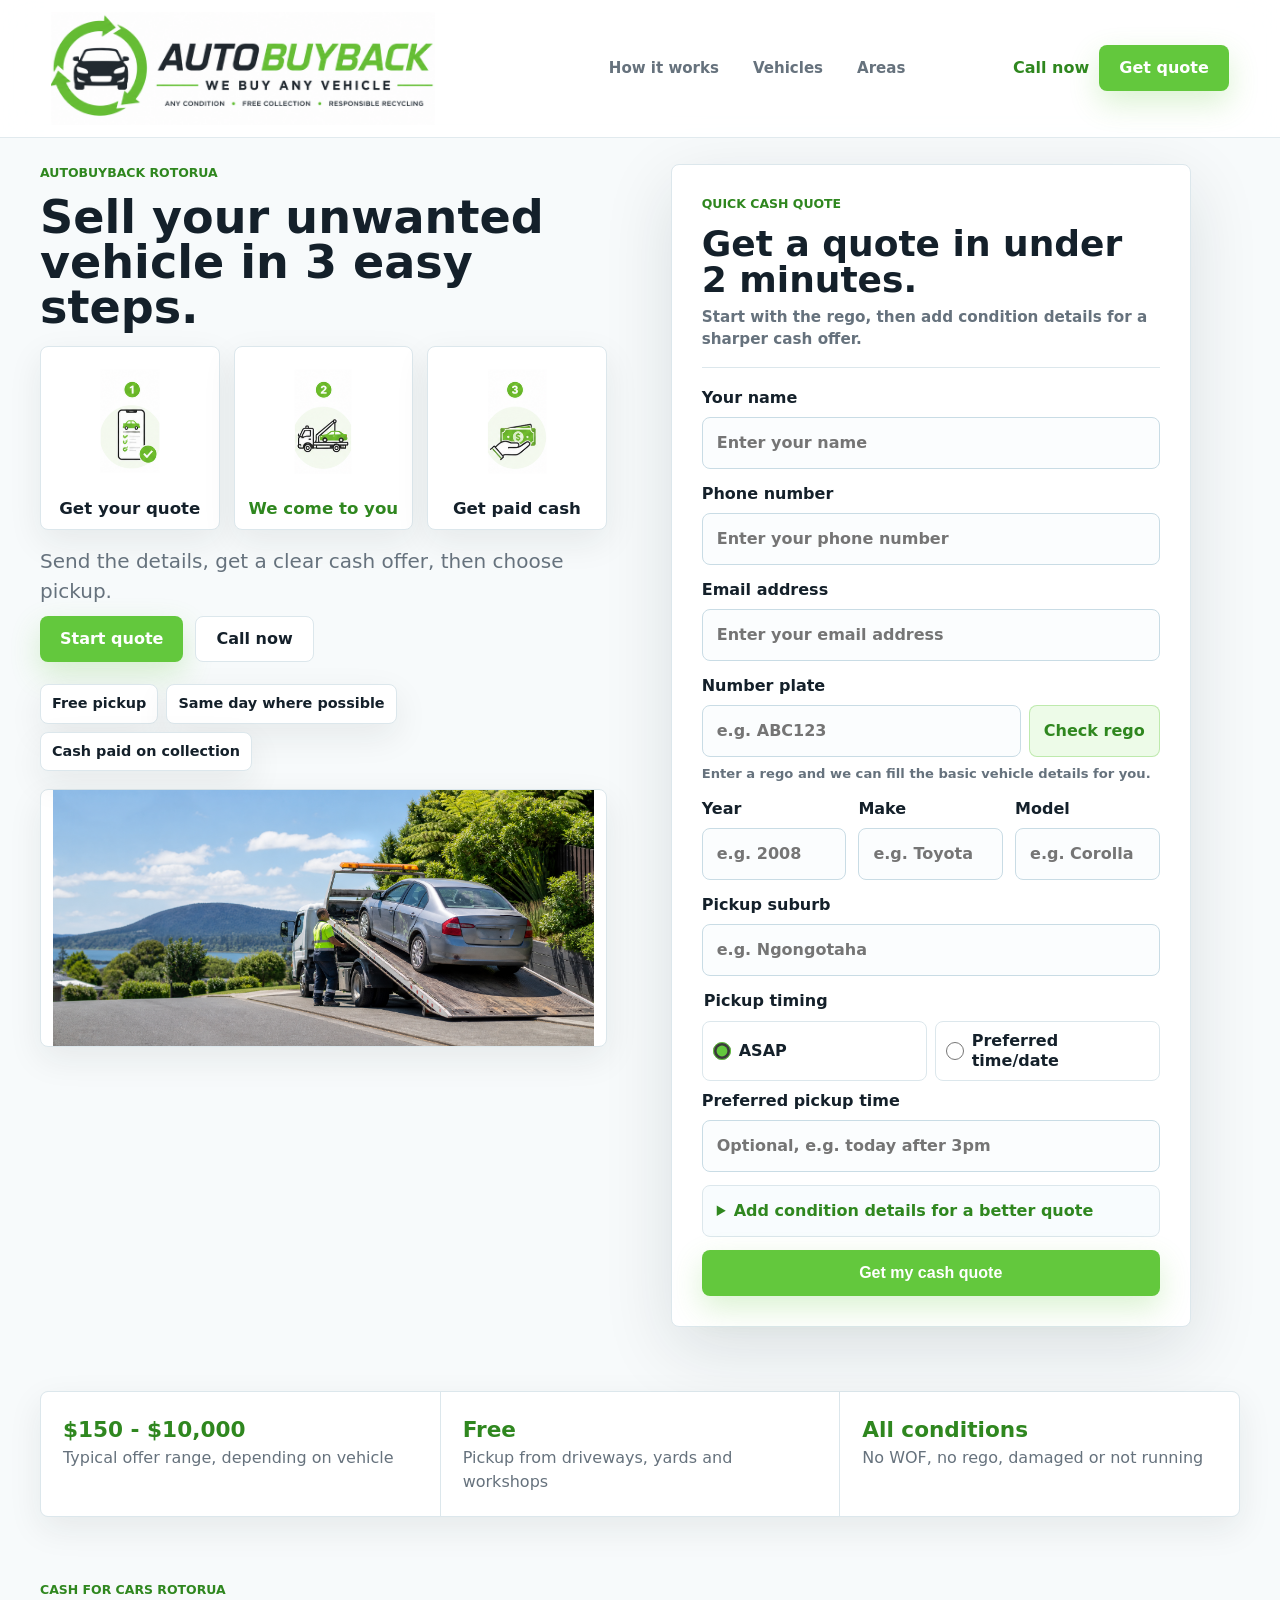
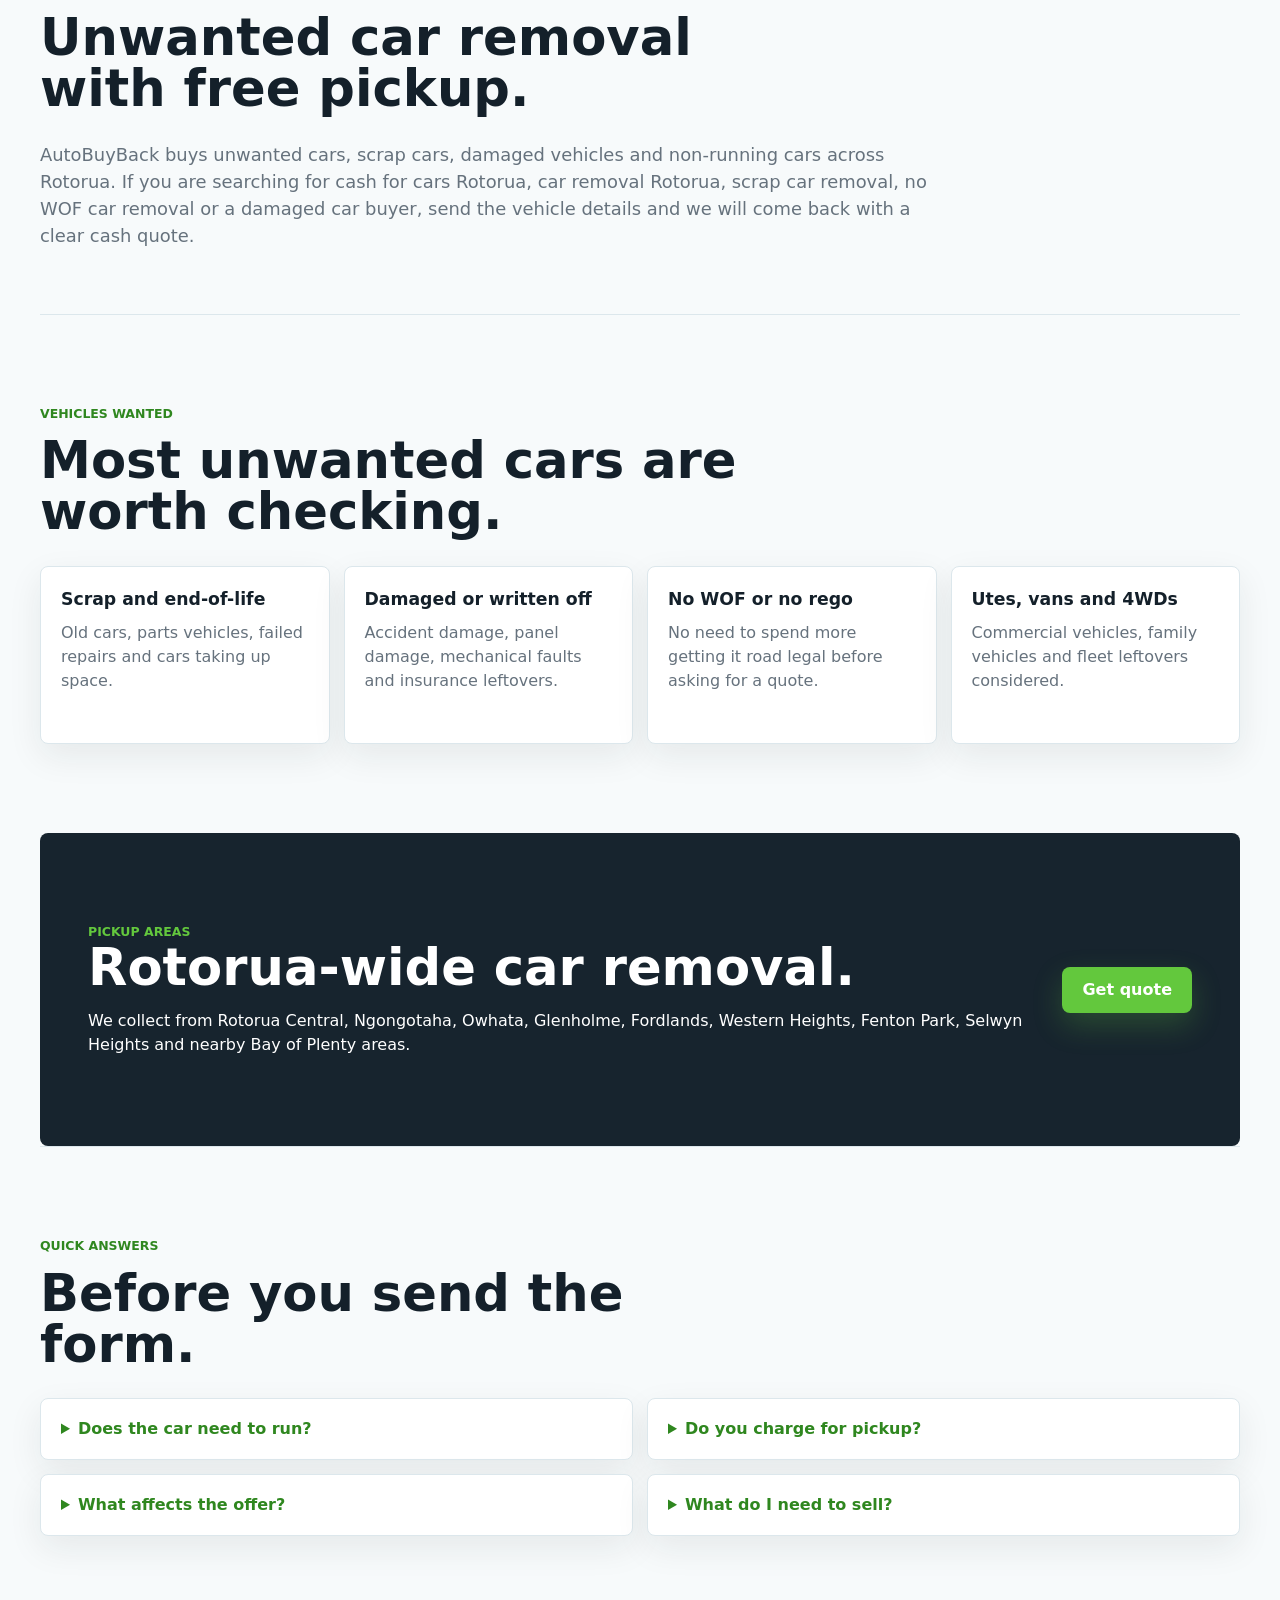
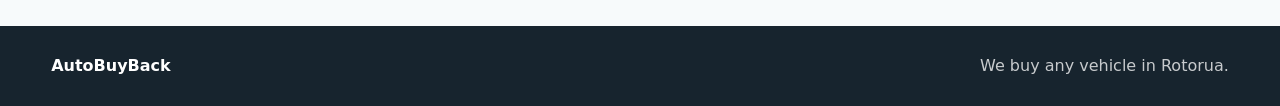
<file: index.html>
<!doctype html>
<html lang="en-NZ">
  <head>
    <meta charset="utf-8">
    <meta name="viewport" content="width=device-width, initial-scale=1">
    <title>Cash for Cars Rotorua | Free Car Removal & Fast Quotes | AutoBuyBack</title>
    <meta
      name="description"
      content="AutoBuyBack offers cash for cars Rotorua, buying unwanted, scrap, damaged and non-running vehicles with free pickup, responsible recycling and fast cash quotes."
    >
    <meta name="robots" content="index, follow">
    <meta property="og:title" content="AutoBuyBack | We Buy Any Vehicle">
    <meta property="og:description" content="Sell your unwanted, damaged or non-running car in Rotorua. Quote first, free pickup, cash paid on collection.">
    <meta property="og:type" content="website">
    <meta property="og:image" content="assets/autobuyback-logo.png">
    <link rel="preload" as="image" href="assets/autobuyback-logo.png">
    <link rel="preload" as="image" href="assets/rotorua-car-removal-hero.png">
    <link rel="icon" href="assets/favicon.svg" type="image/svg+xml">
    <link rel="stylesheet" href="styles.css?v=32">
    <script type="application/ld+json">
      {
        "@context": "https://schema.org",
        "@type": "AutomotiveBusiness",
        "@id": "#autobuyback-rotorua",
        "name": "AutoBuyBack",
        "image": "assets/autobuyback-logo.png",
        "telephone": "+6473456111",
        "description": "AutoBuyBack offers cash for cars Rotorua, buying unwanted, scrap, damaged and non-running vehicles with free pickup and responsible recycling.",
        "areaServed": ["Rotorua", "Ngongotaha", "Owhata", "Glenholme", "Fordlands", "Western Heights", "Fenton Park", "Bay of Plenty"],
        "address": {
          "@type": "PostalAddress",
          "addressLocality": "Rotorua",
          "addressRegion": "Bay of Plenty",
          "addressCountry": "NZ"
        },
        "serviceType": ["Cash for cars", "Vehicle recycling buyback", "Car removal", "Scrap car removal", "Unwanted vehicle pickup"]
      }
    </script>
  </head>
  <body>
    <header class="site-header">
      <a class="brand" href="#top" aria-label="AutoBuyBack home">
        <img src="assets/autobuyback-logo.png" alt="AutoBuyBack - We buy any vehicle" class="brand-logo">
      </a>
      <nav aria-label="Main navigation">
        <a href="#how">How it works</a>
        <a href="#vehicles">Vehicles</a>
        <a href="#areas">Areas</a>
      </nav>
      <div class="header-actions">
        <a class="header-link" href="tel:073456111">Call now</a>
        <a class="header-button" href="#instant-quote">Get quote</a>
      </div>
    </header>

    <main id="top">
      <section class="hero">
        <div class="hero-copy">
          <p class="eyebrow">AutoBuyBack Rotorua</p>
          <h1 class="hero-title">Sell your unwanted vehicle in 3 easy steps.</h1>
          <div class="hero-process-icons" aria-label="How AutoBuyBack works">
            <article>
              <img src="assets/icon-step-quote.png" alt="">
              <h3>Get your quote</h3>
            </article>
            <article>
              <img src="assets/icon-step-collection.png" alt="">
              <h3>We come to you</h3>
            </article>
            <article>
              <img src="assets/icon-step-cash.png" alt="">
              <h3>Get paid cash</h3>
            </article>
          </div>
          <p class="lead">
            Send the details, get a clear cash offer, then choose pickup.
          </p>
          <div class="hero-actions">
            <a class="button primary" href="#instant-quote">Start quote</a>
            <a class="button ghost" href="tel:073456111">Call now</a>
          </div>
          <div class="trust-row" aria-label="Service highlights">
            <span>Free pickup</span>
            <span>Same day where possible</span>
            <span>Cash paid on collection</span>
          </div>
          <figure class="pickup-preview pickup-preview-desktop" aria-label="AutoBuyBack free car pickup">
            <img src="assets/rotorua-car-removal-hero.png" alt="Car being collected by tow truck">
          </figure>
        </div>

        <aside class="quote-panel" id="instant-quote" aria-label="AutoBuyBack quote form">
          <div class="quote-heading">
            <div>
              <p class="eyebrow">Quick cash quote</p>
              <h2>Get a quote in under 2 minutes.</h2>
              <p class="quote-subhead">Start with the rego, then add condition details for a sharper cash offer.</p>
            </div>
          </div>
          <form id="quote-form" action="https://formspree.io/f/xwlezdgj" method="post">
            <input type="hidden" name="_subject">
            <input type="hidden" name="_replyto">
            <label>
              Your name
              <input class="title-case-input" name="Name" autocomplete="name" placeholder="Enter your name" required>
            </label>
            <label>
              Phone number
              <input name="Phone" autocomplete="tel" placeholder="Enter your phone number" required>
            </label>
            <label>
              Email address
              <input type="email" name="email" autocomplete="email" placeholder="Enter your email address" required>
            </label>
            <label>
              Number plate
              <span class="rego-check">
                <input class="rego-input" name="Number plate" placeholder="e.g. ABC123" autocomplete="off" required>
                <button class="lookup-button" type="button">Check rego</button>
              </span>
              <small class="lookup-status">Enter a rego and we can fill the basic vehicle details for you.</small>
            </label>
            <div class="vehicle-fields vehicle-fields-primary">
              <label>
                Year
                <input class="vehicle-year" name="Year" inputmode="numeric" placeholder="e.g. 2008" required>
              </label>
              <label>
                Make
                <input class="vehicle-make title-case-input" name="Make" placeholder="e.g. Toyota" required>
              </label>
              <label>
                Model
                <input class="vehicle-model title-case-input" name="Model" placeholder="e.g. Corolla" required>
              </label>
            </div>
            <label>
              Pickup suburb
              <input class="title-case-input" name="Pickup suburb" placeholder="e.g. Ngongotaha">
            </label>
            <fieldset class="pickup-time-fieldset">
              <legend>Pickup timing</legend>
              <div class="pickup-time-options">
                <label class="check-option"><input type="radio" name="Pickup timing" value="ASAP" checked> ASAP</label>
                <label class="check-option"><input type="radio" name="Pickup timing" value="Preferred time/date"> Preferred time/date</label>
              </div>
              <label class="preferred-time-label">
                Preferred pickup time
                <input name="Preferred pickup time" placeholder="Optional, e.g. today after 3pm">
              </label>
            </fieldset>
            <details class="form-extra">
              <summary>Add condition details for a better quote</summary>
              <div class="condition-fields">
                <label>
                  Running status
                  <select name="Running status">
                    <option value="" selected hidden></option>
                    <option>Starts and runs</option>
                    <option>Does not run</option>
                    <option>Not sure</option>
                  </select>
                </label>
                <label>
                  Key status
                  <select name="Key status">
                    <option value="" selected hidden></option>
                    <option>Has key</option>
                    <option>No key</option>
                    <option>Not sure</option>
                  </select>
                </label>
                <label>
                  Seller authority
                  <select name="Seller authority">
                    <option value="" selected hidden></option>
                    <option>Registered owner</option>
                    <option>Authority to sell</option>
                    <option>Need to confirm</option>
                  </select>
                </label>
                <label>
                  Finance owing
                  <select name="Finance owing">
                    <option value="" selected hidden></option>
                    <option>No finance owing</option>
                    <option>Finance owing</option>
                    <option>Not sure</option>
                  </select>
                </label>
              </div>
              <label>
                Expected price range
                <span class="money-input">
                  <input class="currency-input" name="Expected price range" inputmode="numeric" placeholder="Optional, e.g. 500 - 1,000">
                </span>
              </label>
              <label>
                Condition notes
                <textarea name="Condition" rows="3" placeholder="Tell us what is wrong, if it can roll, and tow access."></textarea>
              </label>
            </details>
            <button class="button primary form-button" type="submit">Get my cash quote</button>
          </form>
        </aside>
      </section>

      <section class="pickup-preview pickup-preview-mobile" aria-label="AutoBuyBack free car pickup">
        <img src="assets/rotorua-car-removal-hero.png" alt="Car being collected by tow truck">
      </section>

      <section class="stats-strip" aria-label="AutoBuyBack summary">
        <div>
          <strong>$150 - $10,000</strong>
          <span>Typical offer range, depending on vehicle</span>
        </div>
        <div>
          <strong>Free</strong>
          <span>Pickup from driveways, yards and workshops</span>
        </div>
        <div>
          <strong>All conditions</strong>
          <span>No WOF, no rego, damaged or not running</span>
        </div>
      </section>

      <section class="section seo-section" aria-label="Cash for cars Rotorua">
        <div class="section-heading">
          <p class="eyebrow">Cash for cars Rotorua</p>
          <h2>Unwanted car removal with free pickup.</h2>
        </div>
        <p>
          AutoBuyBack buys unwanted cars, scrap cars, damaged vehicles and non-running cars across Rotorua.
          If you are searching for cash for cars Rotorua, car removal Rotorua, scrap car removal, no WOF car
          removal or a damaged car buyer, send the vehicle details and we will come back with a clear cash quote.
        </p>
      </section>

      <section class="section vehicle-section" id="vehicles">
        <div class="section-heading">
          <p class="eyebrow">Vehicles wanted</p>
          <h2>Most unwanted cars are worth checking.</h2>
        </div>
        <div class="vehicle-grid">
          <article>
            <h3>Scrap and end-of-life</h3>
            <p>Old cars, parts vehicles, failed repairs and cars taking up space.</p>
          </article>
          <article>
            <h3>Damaged or written off</h3>
            <p>Accident damage, panel damage, mechanical faults and insurance leftovers.</p>
          </article>
          <article>
            <h3>No WOF or no rego</h3>
            <p>No need to spend more getting it road legal before asking for a quote.</p>
          </article>
          <article>
            <h3>Utes, vans and 4WDs</h3>
            <p>Commercial vehicles, family vehicles and fleet leftovers considered.</p>
          </article>
        </div>
      </section>

      <section class="section area-section" id="areas">
        <div>
          <p class="eyebrow">Pickup areas</p>
          <h2>Rotorua-wide car removal.</h2>
          <p>
            We collect from Rotorua Central, Ngongotaha, Owhata, Glenholme, Fordlands,
            Western Heights, Fenton Park, Selwyn Heights and nearby Bay of Plenty areas.
          </p>
        </div>
        <a class="button primary" href="#instant-quote">Get quote</a>
      </section>

      <section class="section faq-section">
        <div class="section-heading">
          <p class="eyebrow">Quick answers</p>
          <h2>Before you send the form.</h2>
        </div>
        <div class="faq-grid">
          <details>
            <summary>Does the car need to run?</summary>
            <p>No. We buy running and non-running vehicles. Let us know if it can roll and if there is tow access.</p>
          </details>
          <details>
            <summary>Do you charge for pickup?</summary>
            <p>Pickup is free across Rotorua where access is suitable.</p>
          </details>
          <details>
            <summary>What affects the offer?</summary>
            <p>Make, model, year, condition, parts demand, scrap value, location and access all matter.</p>
          </details>
          <details>
            <summary>What do I need to sell?</summary>
            <p>You need to be the registered owner or have authority to sell the vehicle.</p>
          </details>
        </div>
      </section>
    </main>

    <footer>
      <strong>AutoBuyBack</strong>
      <span>We buy any vehicle in Rotorua.</span>
    </footer>

    <div class="mobile-action-bar" aria-label="Quick quote actions">
      <a href="#instant-quote">Get quote</a>
      <a href="tel:073456111">Call now</a>
    </div>

    <script>
      document.querySelectorAll('form').forEach((form) => {
        const plateInput = form.querySelector('.rego-input');
        const lookupButton = form.querySelector('.lookup-button');
        const status = form.querySelector('.lookup-status');
        const make = form.querySelector('.vehicle-make');
        const model = form.querySelector('.vehicle-model');
        const year = form.querySelector('.vehicle-year');
        const titleCaseInputs = form.querySelectorAll('.title-case-input');
        const currencyInput = form.querySelector('.currency-input');
        const subjectField = form.querySelector('input[name="_subject"]');
        const replyToField = form.querySelector('input[name="_replyto"]');
        const submitButton = form.querySelector('.form-button');

        const setStatus = (message, state = '') => {
          if (!status) return;
          status.textContent = message;
          status.dataset.state = state;
        };

        const normalisePlate = () => {
          if (!plateInput) return '';
          const plate = plateInput.value.trim().replace(/\s+/g, '').toUpperCase();
          plateInput.value = plate;
          return plate;
        };

        const toTitleCase = (value) => value
          .toLowerCase()
          .replace(/(^|[\s-])([a-z])/g, (match, spacer, letter) => `${spacer}${letter.toUpperCase()}`);

        const formatTitleCaseInput = (input) => {
          const cursor = input.selectionStart;
          const formatted = toTitleCase(input.value);
          input.value = formatted;

          if (document.activeElement === input && cursor !== null) {
            input.setSelectionRange(cursor, cursor);
          }
        };

        const formatCurrencyValue = (value) => {
          const digits = value.replace(/\D/g, '');
          if (!digits) return '';
          return Number(digits).toLocaleString('en-NZ');
        };

        const getCurrencyValue = () => {
          if (!currencyInput || !currencyInput.value.trim()) return '';
          return `$${formatCurrencyValue(currencyInput.value)}`;
        };

        const previewLookup = () => {
          const plate = normalisePlate();

          if (!plate) {
            setStatus('Enter a rego and we can fill the basic vehicle details for you.');
            return;
          }

          setStatus(`Looking up ${plate} with the basic vehicle check...`, 'checking');

          window.setTimeout(() => {
            setStatus(`Vehicle details found for ${plate}. Please confirm or edit anything below.`, 'found');
            if (make && !make.value) make.placeholder = 'Auto-filled make';
            if (model && !model.value) model.placeholder = 'Auto-filled model';
            if (year && !year.value) year.placeholder = 'Auto-filled year';
          }, 450);
        };

        if (plateInput) {
          plateInput.addEventListener('input', () => {
            const plate = plateInput.value.trim().replace(/\s+/g, '').toUpperCase();
            plateInput.value = plate;
            if (plate.length >= 3) {
              setStatus(`Ready to check ${plate} and fill the vehicle details.`);
            } else {
              setStatus('Enter a rego and we can fill the basic vehicle details for you.');
            }
          });
        }

        titleCaseInputs.forEach((input) => {
          input.addEventListener('input', () => formatTitleCaseInput(input));
          input.addEventListener('blur', () => {
            input.value = toTitleCase(input.value.trim());
          });
        });

        if (currencyInput) {
          currencyInput.addEventListener('input', () => {
            currencyInput.value = formatCurrencyValue(currencyInput.value);
          });
          currencyInput.addEventListener('blur', () => {
            currencyInput.value = formatCurrencyValue(currencyInput.value);
          });
        }

        if (lookupButton) {
          lookupButton.addEventListener('click', previewLookup);
        }

        const prepareQuoteSubmission = () => {
          if (!form.reportValidity()) return;

          normalisePlate();
          titleCaseInputs.forEach((input) => {
            input.value = toTitleCase(input.value.trim());
          });

          if (currencyInput) {
            currencyInput.value = formatCurrencyValue(currencyInput.value);
          }

          const data = new FormData(form);
          const clean = (name) => String(data.get(name) || '').trim();
          const plate = normalisePlate();
          const vehicleLine = [clean('Year'), clean('Make'), clean('Model')]
            .filter(Boolean)
            .join(' ');

          const subject = [
            'AutoBuyBack quote request',
            plate,
            vehicleLine
          ].filter(Boolean).join(' - ');

          if (subjectField) {
            subjectField.value = subject;
          }

          if (replyToField) {
            replyToField.value = clean('email');
          }

          if (submitButton) {
            submitButton.disabled = true;
            submitButton.textContent = 'Sending quote...';
          }
        };

        form.addEventListener('submit', prepareQuoteSubmission);
      });

      (() => {
        const params = new URLSearchParams(window.location.search);
        const adSource = (params.get('utm_source') || params.get('source') || '').toLowerCase();
        const wantsQuote =
          params.has('quote') ||
          params.has('lead') ||
          params.has('ad') ||
          adSource === 'facebook' ||
          adSource === 'fb' ||
          adSource === 'meta';

        if (!wantsQuote || window.location.hash) return;

        window.requestAnimationFrame(() => {
          const quoteBox = document.querySelector('#instant-quote');
          const firstField = quoteBox ? quoteBox.querySelector('input') : null;

          if (quoteBox) {
            quoteBox.scrollIntoView({ block: 'start' });
          }

          if (firstField) {
            firstField.focus({ preventScroll: true });
          }
        });
      })();
    </script>
  </body>
</html>
</file>
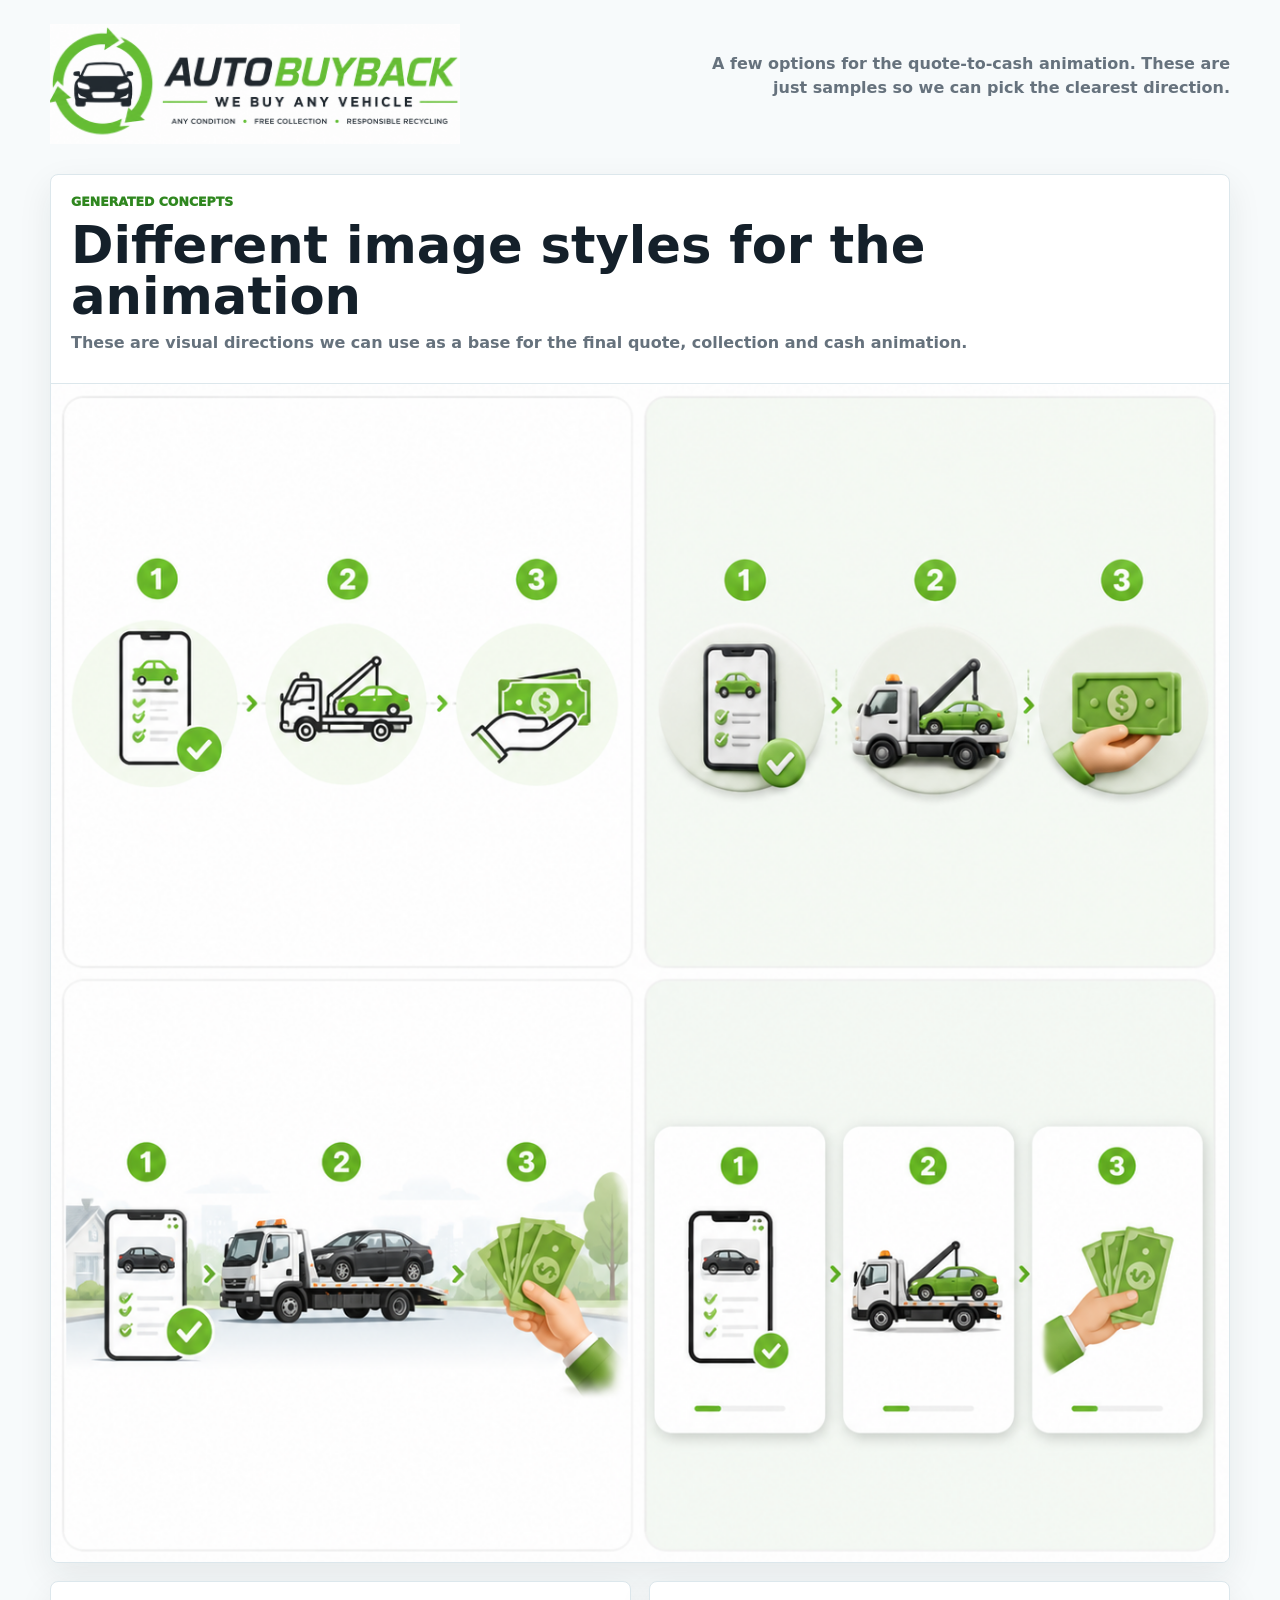
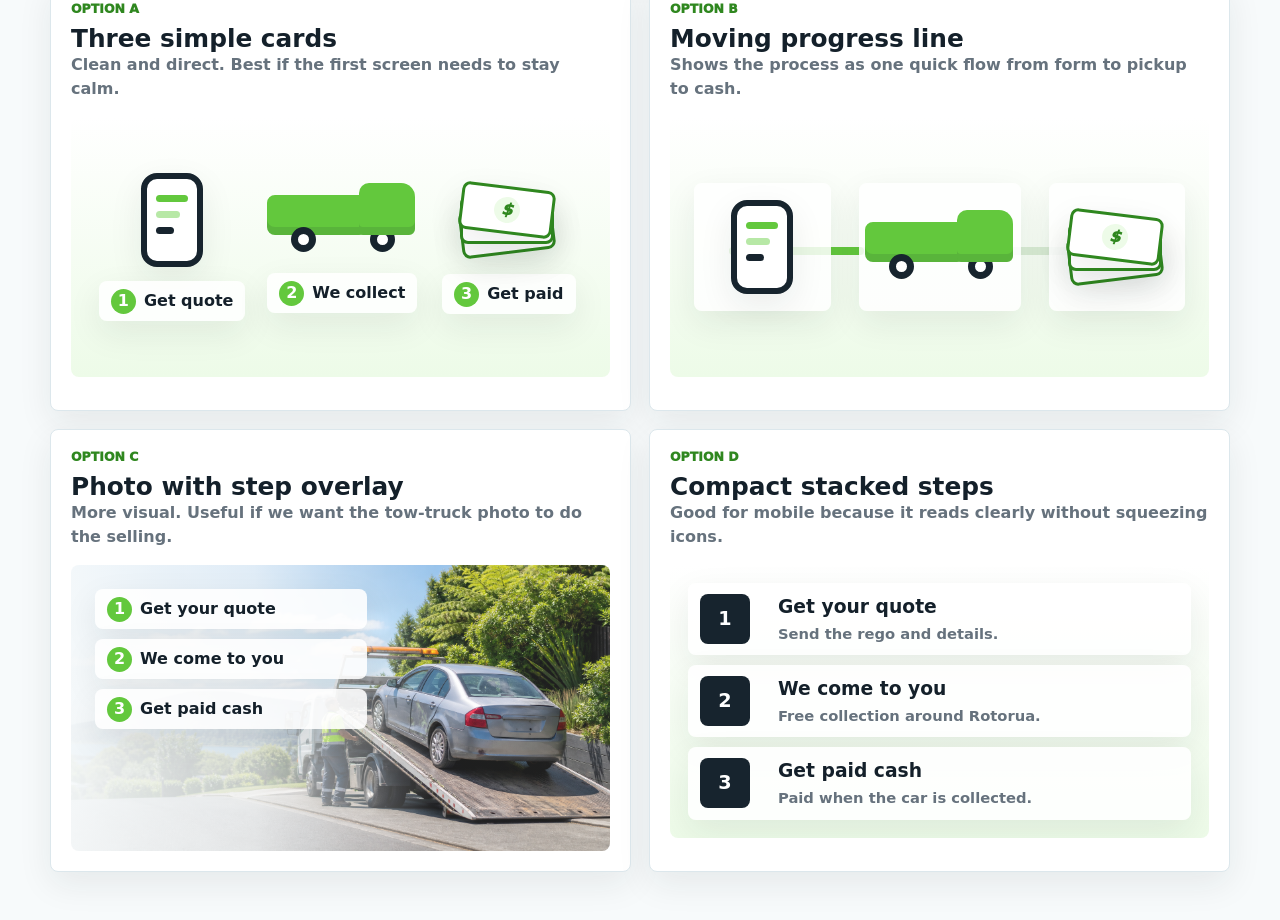
<file: animation-samples.html>
<!doctype html>
<html lang="en-NZ">
  <head>
    <meta charset="utf-8">
    <meta name="viewport" content="width=device-width, initial-scale=1">
    <title>AutoBuyBack Animation Samples</title>
    <style>
      :root {
        --ink: #14202a;
        --muted: #66727d;
        --paper: #f7fafb;
        --white: #ffffff;
        --line: #dce7ec;
        --accent: #63c83d;
        --accent-dark: #2f871f;
        --accent-soft: #edfbe8;
        --charcoal: #17242e;
        --shadow: 0 22px 70px rgba(20, 32, 42, 0.12);
        --soft-shadow: 0 12px 34px rgba(20, 32, 42, 0.08);
      }

      * {
        box-sizing: border-box;
      }

      body {
        margin: 0;
        color: var(--ink);
        background: var(--paper);
        font-family: Inter, ui-sans-serif, system-ui, -apple-system, BlinkMacSystemFont, "Segoe UI", Arial, sans-serif;
        line-height: 1.5;
      }

      img {
        display: block;
        max-width: 100%;
      }

      .page {
        width: min(1180px, calc(100% - 32px));
        margin: 0 auto;
        padding: 24px 0 48px;
      }

      header {
        display: flex;
        align-items: center;
        justify-content: space-between;
        gap: 18px;
        margin-bottom: 30px;
      }

      .logo {
        width: clamp(250px, 32vw, 430px);
      }

      .note {
        max-width: 520px;
        color: var(--muted);
        font-weight: 750;
        text-align: right;
      }

      .samples {
        display: grid;
        grid-template-columns: repeat(2, minmax(0, 1fr));
        gap: 18px;
      }

      .concept-sheet {
        margin-bottom: 18px;
        border: 1px solid var(--line);
        border-radius: 8px;
        background: var(--white);
        box-shadow: var(--soft-shadow);
        overflow: hidden;
      }

      .concept-sheet .sample-head {
        padding-bottom: 12px;
      }

      .concept-sheet img {
        width: 100%;
        border-top: 1px solid var(--line);
      }

      .sample {
        overflow: hidden;
        min-height: 430px;
        border: 1px solid var(--line);
        border-radius: 8px;
        background: var(--white);
        box-shadow: var(--soft-shadow);
      }

      .sample-head {
        padding: 18px 20px 0;
      }

      .sample-label {
        margin: 0 0 8px;
        color: var(--accent-dark);
        font-size: 0.78rem;
        font-weight: 950;
        letter-spacing: 0;
        text-transform: uppercase;
      }

      h1,
      h2,
      h3,
      p {
        margin-top: 0;
      }

      h1 {
        margin-bottom: 8px;
        font-size: clamp(2rem, 4vw, 3.2rem);
        line-height: 1;
      }

      h2 {
        margin-bottom: 0;
        font-size: 1.55rem;
        line-height: 1.08;
      }

      .sample-head p:not(.sample-label) {
        color: var(--muted);
        font-weight: 720;
      }

      .stage {
        position: relative;
        min-height: 260px;
        margin: 14px 20px 20px;
        overflow: hidden;
        border-radius: 8px;
        background: linear-gradient(180deg, #ffffff, var(--accent-soft));
      }

      .step-chip {
        display: inline-flex;
        align-items: center;
        gap: 8px;
        min-height: 40px;
        border-radius: 8px;
        padding: 0 12px;
        color: var(--ink);
        background: rgba(255, 255, 255, 0.88);
        box-shadow: var(--soft-shadow);
        font-weight: 900;
      }

      .step-chip span {
        display: grid;
        place-items: center;
        width: 25px;
        height: 25px;
        border-radius: 50%;
        color: white;
        background: var(--accent);
      }

      .phone {
        width: 62px;
        height: 94px;
        padding: 16px 9px;
        border: 6px solid var(--charcoal);
        border-radius: 16px;
        background: white;
        box-shadow: var(--soft-shadow);
      }

      .phone i {
        display: block;
        height: 7px;
        margin-bottom: 9px;
        border-radius: 20px;
        background: var(--accent);
      }

      .phone i:nth-child(2) {
        width: 75%;
        background: #b7e8a6;
      }

      .phone i:nth-child(3) {
        width: 55%;
        background: var(--charcoal);
      }

      .truck {
        position: relative;
        width: 162px;
        height: 78px;
      }

      .truck::before,
      .truck::after {
        content: "";
        position: absolute;
        bottom: 24px;
        background: var(--accent);
        box-shadow: inset 0 -8px 0 rgba(20, 32, 42, 0.12);
      }

      .truck::before {
        left: 6px;
        width: 96px;
        height: 40px;
        border-radius: 8px 4px 4px 8px;
      }

      .truck::after {
        right: 8px;
        width: 56px;
        height: 52px;
        border-radius: 10px 14px 6px 4px;
      }

      .wheel {
        position: absolute;
        bottom: 7px;
        width: 25px;
        height: 25px;
        border: 7px solid var(--charcoal);
        border-radius: 50%;
        background: white;
      }

      .wheel.one {
        left: 30px;
      }

      .wheel.two {
        right: 28px;
      }

      .cash {
        position: relative;
        width: 118px;
        height: 80px;
      }

      .cash i {
        position: absolute;
        left: 10px;
        width: 94px;
        height: 48px;
        border: 3px solid var(--accent-dark);
        border-radius: 8px;
        background: white;
        box-shadow: var(--soft-shadow);
      }

      .cash i::after {
        content: "$";
        position: absolute;
        inset: 8px 31px;
        display: grid;
        place-items: center;
        border-radius: 50%;
        color: var(--accent-dark);
        background: var(--accent-soft);
        font-weight: 950;
      }

      .cash i:nth-child(1) {
        top: 26px;
        transform: rotate(-7deg);
      }

      .cash i:nth-child(2) {
        top: 16px;
      }

      .cash i:nth-child(3) {
        top: 6px;
        transform: rotate(7deg);
      }

      .sample-a .stage {
        display: grid;
        grid-template-columns: repeat(3, minmax(0, 1fr));
        align-items: center;
        gap: 10px;
        padding: 22px;
      }

      .sample-a .mini-step {
        display: grid;
        justify-items: center;
        gap: 14px;
        text-align: center;
      }

      .sample-a .mini-step > div:not(.step-chip) {
        animation: floatStep 3s ease-in-out infinite;
      }

      .sample-a .mini-step:nth-child(2) > div:not(.step-chip) {
        animation-delay: 0.2s;
      }

      .sample-a .mini-step:nth-child(3) > div:not(.step-chip) {
        animation-delay: 0.4s;
      }

      .sample-b .stage {
        display: grid;
        place-items: center;
        padding: 24px;
      }

      .flow-line {
        position: absolute;
        left: 11%;
        right: 11%;
        top: 50%;
        height: 8px;
        border-radius: 999px;
        background: rgba(47, 135, 31, 0.15);
      }

      .flow-line::after {
        content: "";
        display: block;
        width: 32%;
        height: 100%;
        border-radius: inherit;
        background: var(--accent);
        animation: lineSweep 2.4s ease-in-out infinite;
      }

      .flow-icons {
        position: relative;
        z-index: 1;
        display: grid;
        grid-template-columns: repeat(3, 1fr);
        align-items: center;
        gap: 28px;
        width: 100%;
      }

      .flow-icons > div {
        display: grid;
        place-items: center;
        min-height: 128px;
        border-radius: 8px;
        background: rgba(255, 255, 255, 0.86);
        box-shadow: var(--soft-shadow);
      }

      .sample-c .stage {
        min-height: 286px;
        background:
          linear-gradient(90deg, rgba(247, 250, 251, 0.96) 0%, rgba(247, 250, 251, 0.78) 34%, rgba(247, 250, 251, 0.12) 68%),
          url("assets/rotorua-car-removal-hero.png") 62% center / cover;
      }

      .poster-steps {
        display: grid;
        gap: 10px;
        width: min(320px, 72%);
        padding: 24px;
      }

      .poster-steps .step-chip {
        justify-content: flex-start;
        animation: slideIn 3.4s ease-in-out infinite;
      }

      .poster-steps .step-chip:nth-child(2) {
        animation-delay: 0.25s;
      }

      .poster-steps .step-chip:nth-child(3) {
        animation-delay: 0.5s;
      }

      .sample-d .stage {
        display: grid;
        grid-template-columns: 1fr;
        gap: 10px;
        padding: 18px;
      }

      .stack-step {
        display: grid;
        grid-template-columns: 64px minmax(0, 1fr);
        align-items: center;
        gap: 14px;
        min-height: 70px;
        border-radius: 8px;
        padding: 10px 12px;
        background: rgba(255, 255, 255, 0.9);
        box-shadow: var(--soft-shadow);
      }

      .stack-step strong {
        display: grid;
        place-items: center;
        width: 50px;
        height: 50px;
        border-radius: 8px;
        color: white;
        background: var(--charcoal);
        font-size: 1.2rem;
        animation: pulseNumber 2.6s ease-in-out infinite;
      }

      .stack-step:nth-child(2) strong {
        animation-delay: 0.22s;
      }

      .stack-step:nth-child(3) strong {
        animation-delay: 0.44s;
      }

      .stack-step h3 {
        margin-bottom: 2px;
      }

      .stack-step p {
        margin-bottom: 0;
        color: var(--muted);
        font-size: 0.92rem;
        font-weight: 720;
      }

      @keyframes floatStep {
        0%,
        100% {
          transform: translateY(0);
        }

        50% {
          transform: translateY(-10px);
        }
      }

      @keyframes lineSweep {
        0% {
          transform: translateX(0);
        }

        50% {
          transform: translateX(210%);
        }

        100% {
          transform: translateX(0);
        }
      }

      @keyframes slideIn {
        0%,
        100% {
          transform: translateX(0);
        }

        50% {
          transform: translateX(16px);
        }
      }

      @keyframes pulseNumber {
        0%,
        100% {
          transform: scale(1);
        }

        50% {
          transform: scale(1.08);
        }
      }

      @media (max-width: 780px) {
        header {
          align-items: flex-start;
          flex-direction: column;
        }

        .note {
          text-align: left;
        }

        .samples {
          grid-template-columns: 1fr;
        }

        .sample {
          min-height: 0;
        }

        .sample-a .stage,
        .flow-icons {
          grid-template-columns: 1fr;
        }

        .flow-line {
          display: none;
        }

        .sample-c .stage {
          background:
            linear-gradient(180deg, rgba(247, 250, 251, 0.98) 0%, rgba(247, 250, 251, 0.58) 52%, rgba(247, 250, 251, 0.05) 100%),
            url("assets/rotorua-car-removal-hero.png") 62% center / cover;
        }

        .poster-steps {
          width: 100%;
        }
      }
    </style>
  </head>
  <body>
    <main class="page">
      <header>
        <img class="logo" src="assets/autobuyback-logo.png" alt="AutoBuyBack">
        <p class="note">A few options for the quote-to-cash animation. These are just samples so we can pick the clearest direction.</p>
      </header>

      <section class="concept-sheet" aria-label="Generated animation image concepts">
        <div class="sample-head">
          <p class="sample-label">Generated concepts</p>
          <h1>Different image styles for the animation</h1>
          <p>These are visual directions we can use as a base for the final quote, collection and cash animation.</p>
        </div>
        <img src="assets/animation-image-concepts.png" alt="Four generated visual concepts for the AutoBuyBack quote-to-cash animation">
      </section>

      <section class="samples" aria-label="Animation samples">
        <article class="sample sample-a">
          <div class="sample-head">
            <p class="sample-label">Option A</p>
            <h2>Three simple cards</h2>
            <p>Clean and direct. Best if the first screen needs to stay calm.</p>
          </div>
          <div class="stage">
            <div class="mini-step">
              <div class="phone"><i></i><i></i><i></i></div>
              <div class="step-chip"><span>1</span> Get quote</div>
            </div>
            <div class="mini-step">
              <div class="truck"><i class="wheel one"></i><i class="wheel two"></i></div>
              <div class="step-chip"><span>2</span> We collect</div>
            </div>
            <div class="mini-step">
              <div class="cash"><i></i><i></i><i></i></div>
              <div class="step-chip"><span>3</span> Get paid</div>
            </div>
          </div>
        </article>

        <article class="sample sample-b">
          <div class="sample-head">
            <p class="sample-label">Option B</p>
            <h2>Moving progress line</h2>
            <p>Shows the process as one quick flow from form to pickup to cash.</p>
          </div>
          <div class="stage">
            <div class="flow-line"></div>
            <div class="flow-icons">
              <div><div class="phone"><i></i><i></i><i></i></div></div>
              <div><div class="truck"><i class="wheel one"></i><i class="wheel two"></i></div></div>
              <div><div class="cash"><i></i><i></i><i></i></div></div>
            </div>
          </div>
        </article>

        <article class="sample sample-c">
          <div class="sample-head">
            <p class="sample-label">Option C</p>
            <h2>Photo with step overlay</h2>
            <p>More visual. Useful if we want the tow-truck photo to do the selling.</p>
          </div>
          <div class="stage">
            <div class="poster-steps">
              <div class="step-chip"><span>1</span> Get your quote</div>
              <div class="step-chip"><span>2</span> We come to you</div>
              <div class="step-chip"><span>3</span> Get paid cash</div>
            </div>
          </div>
        </article>

        <article class="sample sample-d">
          <div class="sample-head">
            <p class="sample-label">Option D</p>
            <h2>Compact stacked steps</h2>
            <p>Good for mobile because it reads clearly without squeezing icons.</p>
          </div>
          <div class="stage">
            <div class="stack-step">
              <strong>1</strong>
              <div>
                <h3>Get your quote</h3>
                <p>Send the rego and details.</p>
              </div>
            </div>
            <div class="stack-step">
              <strong>2</strong>
              <div>
                <h3>We come to you</h3>
                <p>Free collection around Rotorua.</p>
              </div>
            </div>
            <div class="stack-step">
              <strong>3</strong>
              <div>
                <h3>Get paid cash</h3>
                <p>Paid when the car is collected.</p>
              </div>
            </div>
          </div>
        </article>
      </section>
    </main>
  </body>
</html>
</file>
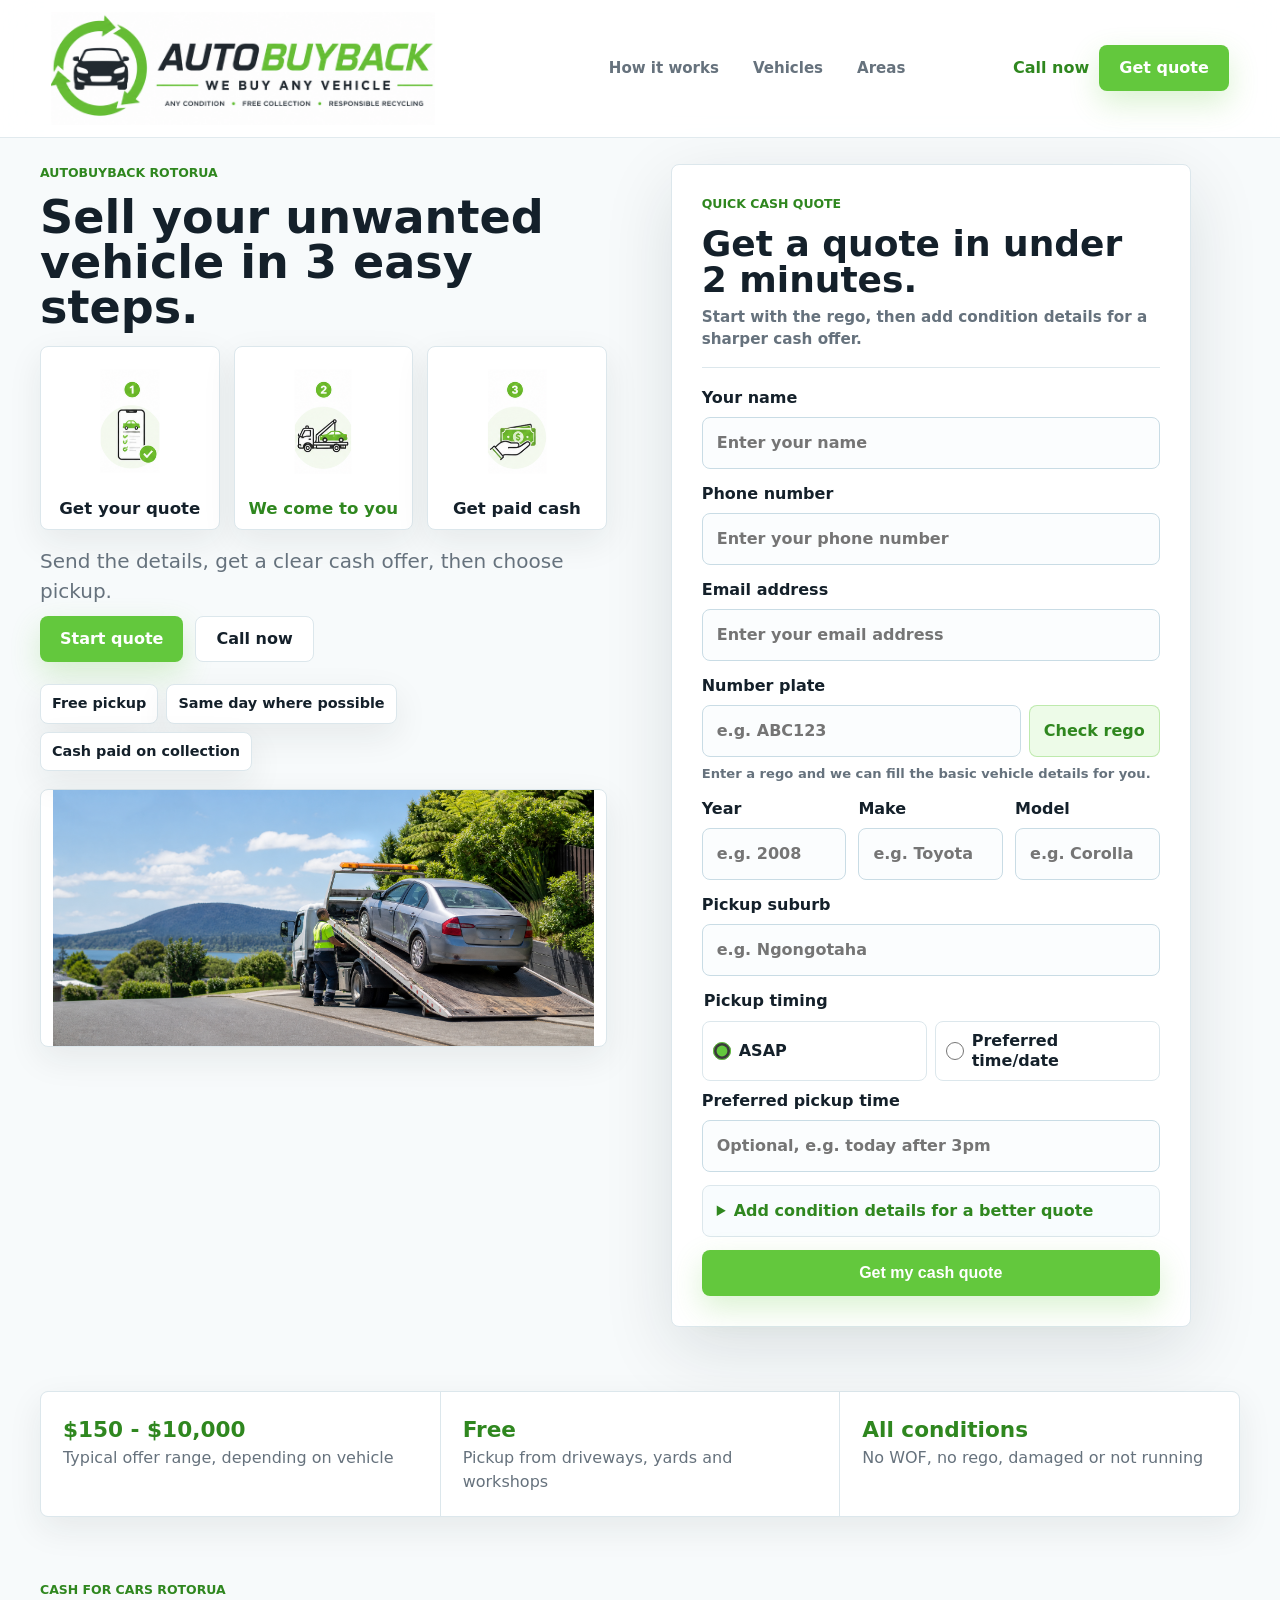
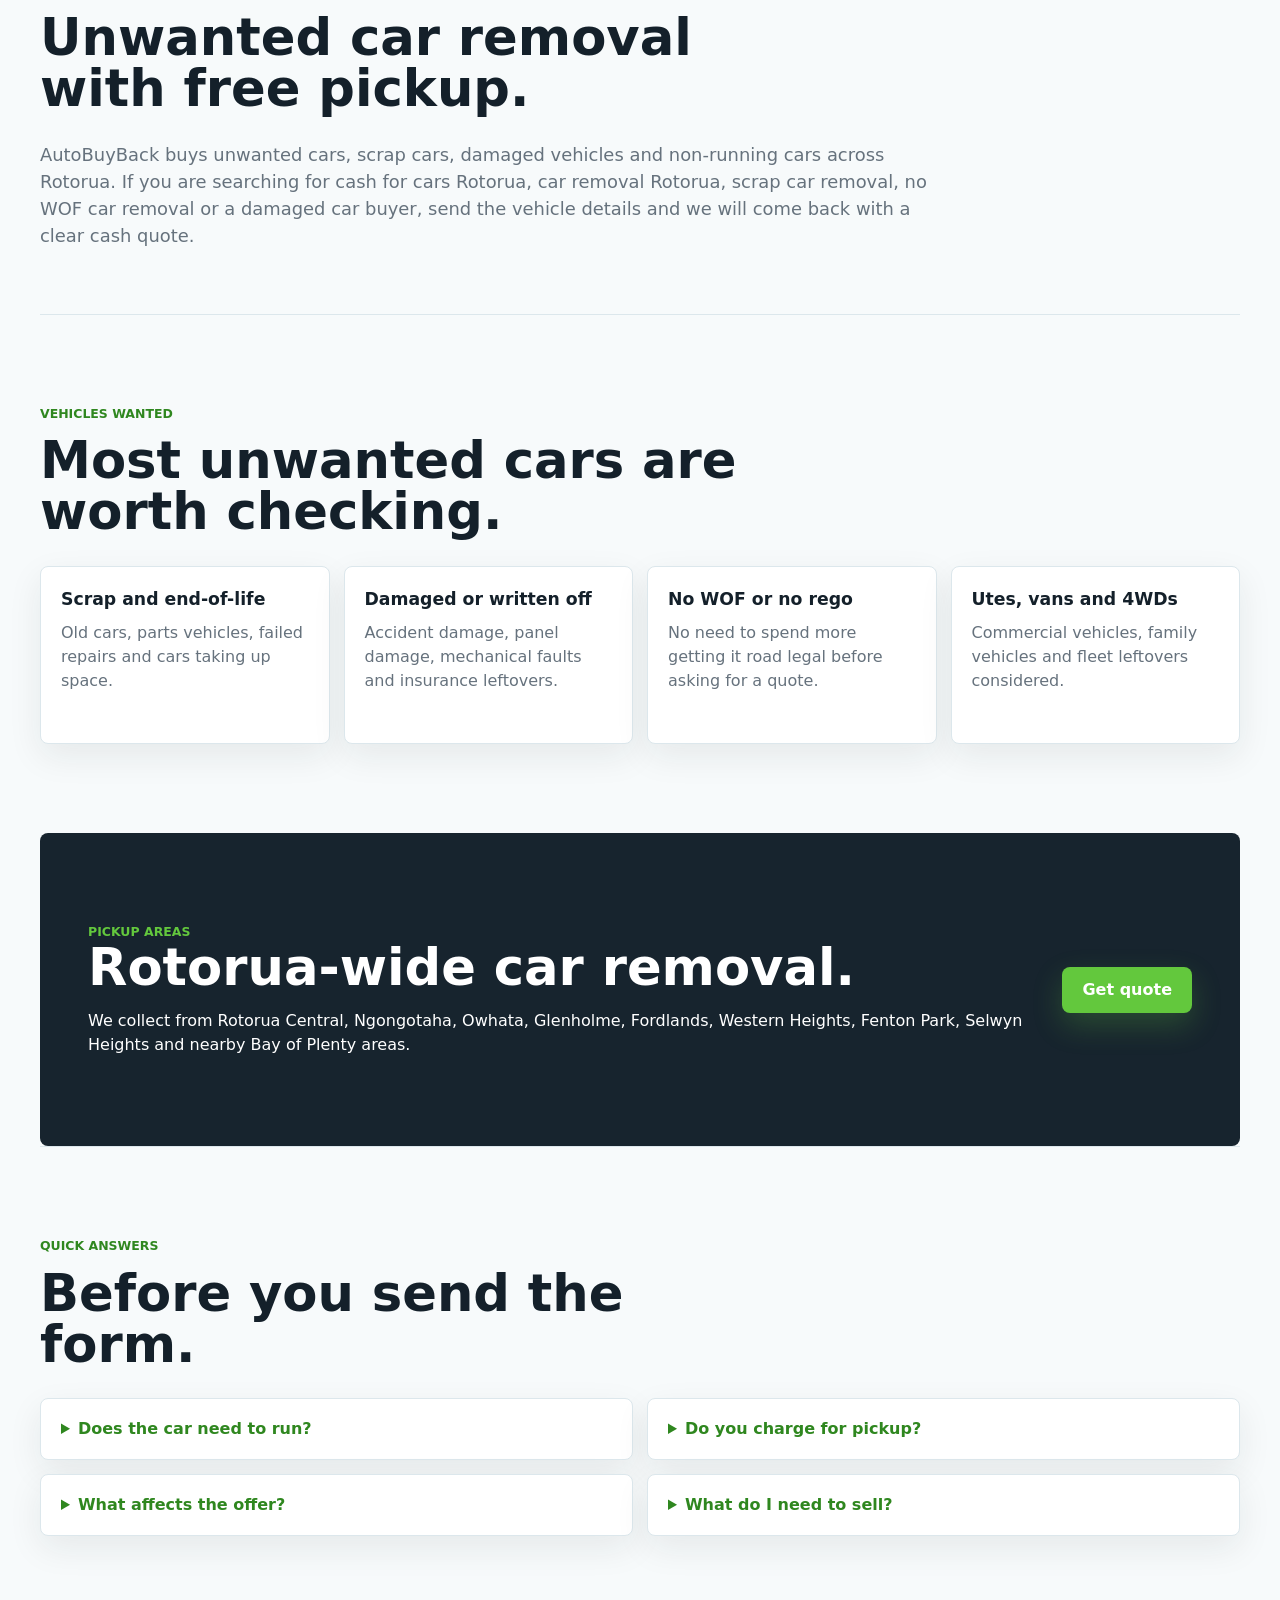
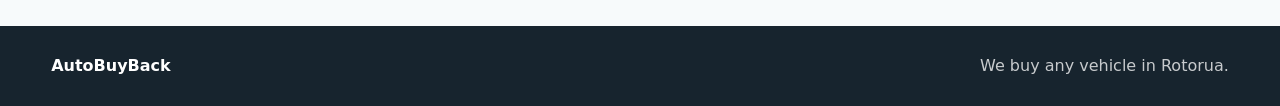
<file: quote.html>
<!doctype html>
<html lang="en-NZ">
  <head>
    <meta charset="utf-8">
    <meta name="viewport" content="width=device-width, initial-scale=1">
    <title>Get a Quote | AutoBuyBack</title>
    <meta
      name="description"
      content="Get a quick cash quote for your unwanted, damaged, scrap or non-running car in Rotorua. Free pickup and cash paid on collection."
    >
    <meta name="robots" content="index, follow">
    <link rel="canonical" href="./index.html#instant-quote">
    <meta http-equiv="refresh" content="0; url=./index.html?quote=1#instant-quote">
  </head>
  <body>
    <p>
      Taking you to the AutoBuyBack quote form.
      <a href="./index.html?quote=1#instant-quote">Open the quote form</a>.
    </p>
    <script>
      window.location.replace('./index.html?quote=1#instant-quote');
    </script>
  </body>
</html>
</file>
<file: styles.css>
:root {
  --ink: #14202a;
  --muted: #66727d;
  --paper: #f7fafb;
  --white: #ffffff;
  --line: #dce7ec;
  --accent: #63c83d;
  --accent-dark: #2f871f;
  --accent-soft: #edfbe8;
  --green: #63c83d;
  --charcoal: #17242e;
  --shadow: 0 22px 70px rgba(20, 32, 42, 0.12);
  --soft-shadow: 0 12px 34px rgba(20, 32, 42, 0.08);
}

* {
  box-sizing: border-box;
}

html {
  scroll-behavior: smooth;
}

body {
  margin: 0;
  color: var(--ink);
  background: var(--paper);
  font-family: Inter, ui-sans-serif, system-ui, -apple-system, BlinkMacSystemFont, "Segoe UI", Arial, sans-serif;
  line-height: 1.5;
}

a {
  color: inherit;
  text-decoration: none;
}

img {
  max-width: 100%;
  display: block;
}

.site-header {
  position: sticky;
  top: 0;
  z-index: 20;
  display: flex;
  align-items: center;
  justify-content: space-between;
  gap: 22px;
  padding: 12px clamp(18px, 4vw, 54px);
  background: rgba(255, 255, 255, 0.9);
  border-bottom: 1px solid rgba(220, 231, 236, 0.86);
  backdrop-filter: blur(18px);
}

.brand {
  display: inline-flex;
  align-items: center;
  flex: 0 1 450px;
  min-width: 280px;
}

.brand-logo {
  width: clamp(290px, 30vw, 450px);
  height: auto;
  object-fit: contain;
  border-radius: 0;
  background: transparent;
  box-shadow: none;
}

.brand strong,
.brand small {
  display: block;
}

.brand strong {
  font-size: 1rem;
  letter-spacing: 0;
}

.brand small {
  color: var(--muted);
  font-size: 0.8rem;
}

nav {
  display: flex;
  gap: clamp(14px, 3vw, 34px);
  color: var(--muted);
  font-size: 0.94rem;
  font-weight: 750;
}

.header-actions {
  display: flex;
  align-items: center;
  gap: 10px;
}

.header-link {
  color: var(--accent-dark);
  font-weight: 850;
}

.header-button,
.button {
  display: inline-flex;
  align-items: center;
  justify-content: center;
  min-height: 46px;
  padding: 0 20px;
  border-radius: 8px;
  font-weight: 850;
  white-space: nowrap;
}

.header-button,
.button.primary {
  color: white;
  background: var(--accent);
  box-shadow: 0 12px 30px rgba(99, 200, 61, 0.24);
}

.button.ghost {
  color: var(--ink);
  border: 1px solid var(--line);
  background: var(--white);
}

.hero {
  display: grid;
  grid-template-columns: minmax(0, 0.92fr) minmax(390px, 520px);
  gap: clamp(28px, 5vw, 72px);
  align-items: start;
  width: min(1200px, calc(100% - 36px));
  margin: 0 auto;
  padding: clamp(12px, 2.2vw, 26px) 0 clamp(24px, 5vw, 64px);
}

.hero-copy {
  max-width: 720px;
}

.hero-logo {
  display: none;
}

.eyebrow {
  margin: 0 0 12px;
  color: var(--accent-dark);
  font-size: 0.78rem;
  font-weight: 900;
  letter-spacing: 0;
  text-transform: uppercase;
}

h1,
h2,
h3,
p {
  margin-top: 0;
}

h1 {
  max-width: 760px;
  margin-bottom: 20px;
  color: var(--ink);
  font-size: clamp(2.75rem, 6vw, 5.75rem);
  line-height: 0.94;
  letter-spacing: 0;
}

.hero-title {
  max-width: 650px;
  margin-bottom: 16px;
  font-size: clamp(2.2rem, 3.6vw, 3.8rem);
  line-height: 0.98;
}

.hero-process-image {
  margin: 0 0 18px;
  overflow: hidden;
  border: 1px solid var(--line);
  border-radius: 8px;
  background: var(--white);
  box-shadow: var(--soft-shadow);
}

.hero-process-image img {
  width: 100%;
  aspect-ratio: 16 / 7;
  object-fit: cover;
  object-position: center;
  animation: processImageFloat 4.8s ease-in-out infinite;
}

.hero-process-icons {
  display: grid;
  grid-template-columns: repeat(3, minmax(0, 1fr));
  gap: 14px;
  margin-bottom: 16px;
}

.hero-process-icons article {
  min-width: 0;
  border: 1px solid var(--line);
  border-radius: 8px;
  padding: 12px 10px 11px;
  background: var(--white);
  box-shadow: var(--soft-shadow);
}

.hero-process-icons img {
  display: block;
  width: min(100%, 132px);
  aspect-ratio: 1 / 1;
  margin: 0 auto 8px;
  object-fit: contain;
  animation: processImageFloat 4.8s ease-in-out infinite;
}

.hero-process-icons article:nth-child(2) img {
  animation-delay: 0.18s;
}

.hero-process-icons article:nth-child(3) img {
  animation-delay: 0.36s;
}

.hero-process-icons h3 {
  margin: 0;
  color: var(--ink);
  font-size: clamp(0.95rem, 1.3vw, 1.1rem);
  line-height: 1.15;
  text-align: center;
}

.hero-process-icons article:nth-child(2) h3 {
  color: var(--accent-dark);
}

.pickup-preview {
  overflow: hidden;
  border: 1px solid var(--line);
  border-radius: 8px;
  background: var(--white);
  box-shadow: var(--soft-shadow);
}

.pickup-preview-desktop {
  width: 100%;
  margin: 18px 0 0;
}

.pickup-preview-mobile {
  display: none;
  width: min(900px, calc(100% - 36px));
  margin: -28px auto 30px;
}

.pickup-preview img {
  display: block;
  width: 100%;
  height: clamp(210px, 20vw, 260px);
  object-fit: contain;
  object-position: center;
}

h2 {
  margin-bottom: 16px;
  color: var(--ink);
  font-size: clamp(2rem, 4vw, 3.65rem);
  line-height: 1;
  letter-spacing: 0;
}

h3 {
  margin-bottom: 8px;
  font-size: 1.08rem;
}

.lead {
  max-width: 640px;
  margin-bottom: 10px;
  color: var(--muted);
  font-size: clamp(1.05rem, 2vw, 1.25rem);
}

.hero-actions {
  display: flex;
  flex-wrap: wrap;
  gap: 12px;
  margin-bottom: 22px;
}

.trust-row {
  display: flex;
  flex-wrap: wrap;
  gap: 8px;
}

.trust-row span {
  padding: 8px 11px;
  border: 1px solid var(--line);
  border-radius: 8px;
  color: var(--ink);
  background: var(--white);
  font-size: 0.9rem;
  font-weight: 800;
  box-shadow: var(--soft-shadow);
}

.quote-panel {
  padding: clamp(20px, 3vw, 30px);
  border: 1px solid var(--line);
  border-radius: 8px;
  background: var(--white);
  box-shadow: var(--shadow);
}

.quote-heading {
  display: flex;
  align-items: end;
  justify-content: space-between;
  gap: 14px;
  margin-bottom: 18px;
  padding-bottom: 16px;
  border-bottom: 1px solid var(--line);
}

.quote-heading h2 {
  margin-bottom: 0;
  font-size: clamp(1.55rem, 3vw, 2.25rem);
}

.quote-subhead {
  margin: 8px 0 0;
  color: var(--muted);
  font-size: 0.95rem;
  font-weight: 750;
}

.quote-panel form {
  display: grid;
  gap: 13px;
}

label {
  display: grid;
  gap: 7px;
  font-weight: 850;
}

input,
textarea,
select {
  width: 100%;
  border: 1px solid #c9dce5;
  border-radius: 8px;
  padding: 13px 14px;
  color: var(--ink);
  background: #fbfdfe;
  font: inherit;
}

input:focus,
textarea:focus,
select:focus {
  border-color: var(--accent);
  outline: 3px solid rgba(99, 200, 61, 0.18);
}

.rego-check {
  display: grid;
  grid-template-columns: minmax(0, 1fr) auto;
  gap: 8px;
}

.lookup-button {
  min-height: 46px;
  border: 1px solid rgba(99, 200, 61, 0.34);
  border-radius: 8px;
  padding: 0 14px;
  color: var(--accent-dark);
  background: var(--accent-soft);
  cursor: pointer;
  font: inherit;
  font-weight: 900;
  white-space: nowrap;
}

.lookup-status,
.quote-note,
.form-status {
  color: var(--muted);
  font-size: 0.82rem;
  font-weight: 750;
}

.lookup-status[data-state="checking"] {
  color: var(--accent-dark);
}

.lookup-status[data-state="found"] {
  color: #127a42;
}

.form-status {
  display: block;
}

.form-status:empty {
  display: none;
}

.form-status[data-state="sending"] {
  color: var(--accent-dark);
}

.form-status[data-state="success"] {
  color: #127a42;
}

.form-status[data-state="error"] {
  color: #b3261e;
}

.vehicle-fields {
  display: grid;
  grid-template-columns: repeat(2, minmax(0, 1fr));
  gap: 12px;
}

.vehicle-fields-primary {
  grid-template-columns: repeat(3, minmax(0, 1fr));
}

.pickup-time-fieldset {
  min-width: 0;
  margin: 0;
  padding: 0;
  border: 0;
}

.pickup-time-fieldset legend {
  margin-bottom: 8px;
  font-weight: 900;
}

.pickup-time-options {
  display: grid;
  grid-template-columns: repeat(2, minmax(0, 1fr));
  gap: 8px;
  margin-bottom: 8px;
}

.form-extra {
  border: 1px solid var(--line);
  border-radius: 8px;
  background: #f8fcfe;
}

.form-extra[open] {
  padding-bottom: 14px;
}

.form-extra summary {
  cursor: pointer;
  padding: 13px 14px;
  color: var(--accent-dark);
  font-weight: 900;
}

.form-extra > *:not(summary) {
  margin-right: 14px;
  margin-left: 14px;
}

.condition-fields {
  display: grid;
  grid-template-columns: repeat(2, minmax(0, 1fr));
  gap: 12px;
}

.check-option {
  display: flex;
  align-items: center;
  gap: 8px;
  min-height: 42px;
  padding: 9px 10px;
  border: 1px solid var(--line);
  border-radius: 8px;
  background: var(--white);
  font-weight: 800;
  line-height: 1.25;
}

.check-option input {
  width: 18px;
  height: 18px;
  margin: 0;
  accent-color: var(--accent);
  flex: 0 0 auto;
}

.money-input {
  position: relative;
  display: block;
}

.money-input::before {
  content: "$";
  position: absolute;
  top: 50%;
  left: 14px;
  z-index: 1;
  color: var(--accent-dark);
  font-weight: 950;
  transform: translateY(-50%);
  pointer-events: none;
}

.money-input input {
  padding-left: 32px;
}

.form-button {
  width: 100%;
  border: 0;
  cursor: pointer;
  font-size: 1rem;
}

.form-button:disabled {
  cursor: progress;
  opacity: 0.72;
}

.form-button[data-state="success"] {
  background: #127a42;
  box-shadow: 0 12px 30px rgba(18, 122, 66, 0.22);
}

.form-button[data-state="success"]:disabled {
  cursor: default;
  opacity: 1;
}

.quote-note {
  display: block;
  margin-top: 14px;
}

.quote-note a {
  color: var(--accent-dark);
  font-weight: 900;
}

.stats-strip {
  display: grid;
  grid-template-columns: repeat(3, minmax(0, 1fr));
  gap: 1px;
  width: min(1200px, calc(100% - 36px));
  margin: 0 auto;
  overflow: hidden;
  border: 1px solid var(--line);
  border-radius: 8px;
  background: var(--line);
  box-shadow: var(--soft-shadow);
}

.stats-strip div {
  padding: 22px;
  background: var(--white);
}

.stats-strip strong {
  display: block;
  color: var(--accent-dark);
  font-size: 1.35rem;
}

.stats-strip span {
  color: var(--muted);
}

.section {
  width: min(1200px, calc(100% - 36px));
  margin: 0 auto;
  padding: clamp(54px, 7vw, 96px) 0;
}

.seo-section {
  padding: clamp(34px, 5vw, 64px) 0;
}

.seo-section p:not(.eyebrow) {
  max-width: 900px;
  margin-bottom: 0;
  color: var(--muted);
  font-size: clamp(1rem, 1.4vw, 1.12rem);
}

.process-section {
  border-top: 1px solid var(--line);
}

.process-heading {
  max-width: 820px;
  text-align: center;
  margin-right: auto;
  margin-left: auto;
}

.process-grid {
  display: grid;
  grid-template-columns: repeat(3, minmax(0, 1fr));
  gap: 16px;
}

.process-card {
  position: relative;
  overflow: hidden;
  min-height: 360px;
  padding: clamp(20px, 3vw, 28px);
  border: 1px solid var(--line);
  border-radius: 8px;
  background: var(--white);
  box-shadow: var(--soft-shadow);
}

.process-card::after {
  content: "";
  position: absolute;
  right: -60px;
  bottom: -70px;
  width: 170px;
  height: 170px;
  border-radius: 50%;
  background: var(--accent-soft);
  z-index: 0;
}

.process-card h3,
.process-card p,
.process-art {
  position: relative;
  z-index: 1;
}

.process-card h3 {
  margin-bottom: 10px;
  font-size: 1.35rem;
}

.process-art {
  display: grid;
  place-items: center;
  min-height: 168px;
  margin-bottom: 22px;
  border-radius: 8px;
  background: linear-gradient(180deg, #f8fdf6, var(--accent-soft));
}

.step-badge {
  position: absolute;
  top: 16px;
  left: 16px;
  display: grid;
  place-items: center;
  width: 38px;
  height: 38px;
  border-radius: 50%;
  color: white;
  background: var(--charcoal);
  font-weight: 950;
  box-shadow: var(--soft-shadow);
}

.phone-shape {
  width: 78px;
  height: 118px;
  padding: 22px 12px;
  border: 8px solid var(--charcoal);
  border-radius: 18px;
  background: white;
  box-shadow: 0 16px 30px rgba(20, 32, 42, 0.16);
  animation: phoneFloat 3.2s ease-in-out infinite;
}

.phone-shape span {
  display: block;
  height: 9px;
  margin-bottom: 11px;
  border-radius: 20px;
  background: var(--accent);
}

.phone-shape span:nth-child(2) {
  width: 78%;
  background: #b7e8a6;
}

.phone-shape span:nth-child(3) {
  width: 58%;
  background: var(--charcoal);
}

.truck-shape {
  position: relative;
  width: 170px;
  height: 82px;
  animation: truckDrive 3.6s ease-in-out infinite;
}

.truck-bed,
.truck-cab {
  position: absolute;
  bottom: 24px;
  background: var(--accent);
  box-shadow: inset 0 -8px 0 rgba(20, 32, 42, 0.12);
}

.truck-bed {
  left: 8px;
  width: 100px;
  height: 42px;
  border-radius: 8px 4px 4px 8px;
}

.truck-cab {
  right: 8px;
  width: 58px;
  height: 54px;
  border-radius: 10px 14px 6px 4px;
}

.truck-cab::before {
  content: "";
  position: absolute;
  top: 10px;
  right: 10px;
  width: 24px;
  height: 18px;
  border-radius: 4px;
  background: white;
}

.truck-wheel {
  position: absolute;
  bottom: 7px;
  width: 26px;
  height: 26px;
  border: 7px solid var(--charcoal);
  border-radius: 50%;
  background: white;
  animation: wheelSpin 1.1s linear infinite;
}

.wheel-one {
  left: 32px;
}

.wheel-two {
  right: 28px;
}

.cash-stack {
  position: relative;
  width: 150px;
  height: 106px;
}

.cash-stack span {
  position: absolute;
  left: 18px;
  display: block;
  width: 114px;
  height: 58px;
  border: 3px solid var(--accent-dark);
  border-radius: 8px;
  background: white;
  box-shadow: 0 16px 26px rgba(20, 32, 42, 0.12);
  animation: cashLift 2.8s ease-in-out infinite;
}

.cash-stack span::after {
  content: "$";
  position: absolute;
  inset: 10px 38px;
  display: grid;
  place-items: center;
  border-radius: 50%;
  color: var(--accent-dark);
  background: var(--accent-soft);
  font-size: 1.45rem;
  font-weight: 950;
}

.cash-stack span:nth-child(1) {
  top: 34px;
  transform: rotate(-7deg);
}

.cash-stack span:nth-child(2) {
  top: 23px;
  animation-delay: 0.15s;
}

.cash-stack span:nth-child(3) {
  top: 12px;
  transform: rotate(7deg);
  animation-delay: 0.3s;
}

.visual-split {
  display: grid;
  grid-template-columns: minmax(320px, 0.95fr) minmax(0, 1.05fr);
  gap: clamp(28px, 5vw, 64px);
  align-items: center;
}

.image-frame {
  overflow: hidden;
  border-radius: 8px;
  box-shadow: var(--shadow);
}

.image-frame img {
  width: 100%;
  aspect-ratio: 4 / 3;
  object-fit: cover;
  object-position: 64% center;
}

.steps-list {
  display: grid;
  gap: 14px;
}

.steps-list article {
  display: grid;
  grid-template-columns: 44px minmax(0, 1fr);
  gap: 14px;
  align-items: start;
  padding: 18px;
  border: 1px solid var(--line);
  border-radius: 8px;
  background: var(--white);
  box-shadow: var(--soft-shadow);
}

.steps-list article > span {
  display: grid;
  place-items: center;
  width: 44px;
  height: 44px;
  border-radius: 8px;
  color: white;
  background: var(--charcoal);
  font-weight: 900;
}

.steps-list p,
.process-card p,
.vehicle-grid p,
.area-section p,
.faq-grid p {
  margin-bottom: 0;
  color: var(--muted);
}

.vehicle-section,
.faq-section {
  border-top: 1px solid var(--line);
}

@keyframes phoneFloat {
  0%,
  100% {
    transform: translateY(0) rotate(-2deg);
  }

  50% {
    transform: translateY(-10px) rotate(2deg);
  }
}

@keyframes truckDrive {
  0%,
  100% {
    transform: translateX(-8px);
  }

  50% {
    transform: translateX(10px);
  }
}

@keyframes wheelSpin {
  to {
    transform: rotate(360deg);
  }
}

@keyframes cashLift {
  0%,
  100% {
    translate: 0 0;
  }

  50% {
    translate: 0 -8px;
  }
}

@keyframes processImageFloat {
  0%,
  100% {
    transform: translateY(0);
  }

  50% {
    transform: translateY(-4px);
  }
}

.section-heading {
  max-width: 720px;
  margin-bottom: 28px;
}

.vehicle-grid {
  display: grid;
  grid-template-columns: repeat(4, minmax(0, 1fr));
  gap: 14px;
}

.vehicle-grid article {
  min-height: 178px;
  padding: 20px;
  border: 1px solid var(--line);
  border-radius: 8px;
  background: var(--white);
  box-shadow: var(--soft-shadow);
}

.area-section {
  display: grid;
  grid-template-columns: minmax(0, 1fr) auto;
  gap: 28px;
  align-items: center;
  padding-right: clamp(20px, 5vw, 48px);
  padding-left: clamp(20px, 5vw, 48px);
  border-radius: 8px;
  color: white;
  background: var(--charcoal);
}

.area-section h2,
.area-section p {
  color: white;
}

.area-section .eyebrow {
  color: var(--accent);
}

.faq-grid {
  display: grid;
  grid-template-columns: repeat(2, minmax(0, 1fr));
  gap: 14px;
}

.faq-grid details {
  border: 1px solid var(--line);
  border-radius: 8px;
  background: var(--white);
  box-shadow: var(--soft-shadow);
}

.faq-grid summary {
  cursor: pointer;
  padding: 18px 20px;
  color: var(--accent-dark);
  font-weight: 900;
}

.faq-grid p {
  padding: 0 20px 20px;
}

footer {
  display: flex;
  flex-wrap: wrap;
  justify-content: space-between;
  gap: 12px;
  padding: 28px clamp(18px, 4vw, 56px);
  color: rgba(255, 255, 255, 0.76);
  background: var(--charcoal);
}

footer strong {
  color: white;
}

.mobile-action-bar {
  display: none;
}

@media (max-width: 980px) {
  .site-header {
    position: static;
  }

  nav {
    display: none;
  }

  .hero,
  .visual-split,
  .area-section {
    grid-template-columns: 1fr;
  }

  .hero {
    padding-top: 26px;
  }

  .pickup-preview-desktop {
    display: none;
  }

  .pickup-preview-mobile {
    display: block;
    margin-top: 0;
  }

  .stats-strip,
  .process-grid,
  .vehicle-grid,
  .faq-grid {
    grid-template-columns: 1fr;
  }

  .area-section .button {
    justify-self: start;
  }
}

@media (max-width: 560px) {
  .site-header {
    gap: 10px;
    padding: 10px 14px;
  }

  .brand {
    min-width: 0;
    flex-basis: auto;
  }

  .brand-logo {
    width: min(240px, 62vw);
    height: auto;
  }

  .brand strong {
    font-size: 0.95rem;
  }

  .brand small,
  .header-link {
    display: none;
  }

  .header-button {
    min-height: 42px;
    padding: 0 14px;
  }

  .hero {
    width: min(100% - 28px, 1200px);
    gap: 18px;
    padding-top: 12px;
    padding-bottom: 32px;
  }

  h1 {
    margin-bottom: 14px;
    font-size: 2.2rem;
  }

  .hero-title {
    margin-bottom: 12px;
    font-size: 1.95rem;
    line-height: 1.04;
  }

  .hero-process-image {
    margin-bottom: 14px;
  }

  .hero-process-image img {
    aspect-ratio: 1.9 / 1;
  }

  .hero-process-icons {
    gap: 8px;
    margin-bottom: 12px;
  }

  .hero-process-icons article {
    padding: 6px 4px 8px;
  }

  .hero-process-icons h3 {
    font-size: 0.78rem;
    line-height: 1.1;
  }

  .hero-process-icons img {
    width: 104px;
    margin-bottom: 2px;
  }

  .pickup-preview-mobile {
    width: min(100% - 28px, 1200px);
    margin-bottom: 20px;
  }

  .pickup-preview-mobile img {
    height: auto;
    max-height: 170px;
    object-fit: cover;
    object-position: 66% center;
  }

  h2 {
    font-size: 1.95rem;
  }

  .lead {
    margin-bottom: 12px;
    font-size: 0.98rem;
  }

  .hero-actions {
    margin-bottom: 12px;
  }

  .hero-actions .button {
    width: 100%;
  }

  .trust-row {
    display: grid;
    grid-template-columns: repeat(3, minmax(0, 1fr));
    gap: 6px;
  }

  .trust-row span {
    display: grid;
    align-items: center;
    min-height: 42px;
    padding: 6px 5px;
    font-size: 0.7rem;
    line-height: 1.12;
    text-align: center;
  }

  .quote-panel {
    padding: 18px;
  }

  .quote-heading {
    display: block;
  }

  .process-heading {
    text-align: left;
  }

  .process-card {
    min-height: 0;
  }

  .process-art {
    min-height: 142px;
  }

  .rego-check,
  .vehicle-fields,
  .pickup-time-options,
  .condition-fields {
    grid-template-columns: 1fr;
  }

  .lookup-button {
    width: 100%;
  }

  .stats-strip {
    width: 100%;
    border-right: 0;
    border-left: 0;
    border-radius: 0;
  }

  .section {
    width: min(100% - 28px, 1200px);
    padding: 48px 0;
  }

  .image-frame {
    display: none;
  }

  .steps-list article {
    grid-template-columns: 38px minmax(0, 1fr);
    padding: 15px;
  }

  .steps-list article > span {
    width: 38px;
    height: 38px;
  }

  .area-section {
    width: calc(100% - 28px);
    padding: 28px 20px;
  }

  body {
    padding-bottom: 74px;
  }

  .mobile-action-bar {
    position: fixed;
    right: 12px;
    bottom: 12px;
    left: 12px;
    z-index: 30;
    display: grid;
    grid-template-columns: 1fr 1fr;
    gap: 8px;
    padding: 8px;
    border: 1px solid rgba(99, 200, 61, 0.18);
    border-radius: 8px;
    background: rgba(255, 255, 255, 0.94);
    box-shadow: 0 14px 34px rgba(20, 32, 42, 0.22);
    backdrop-filter: blur(14px);
  }

  .mobile-action-bar a {
    display: grid;
    place-items: center;
    min-height: 44px;
    border-radius: 8px;
    color: white;
    background: var(--accent);
    font-weight: 900;
  }

  .mobile-action-bar a:last-child {
    color: var(--ink);
    background: var(--accent-soft);
  }
}
</file>
